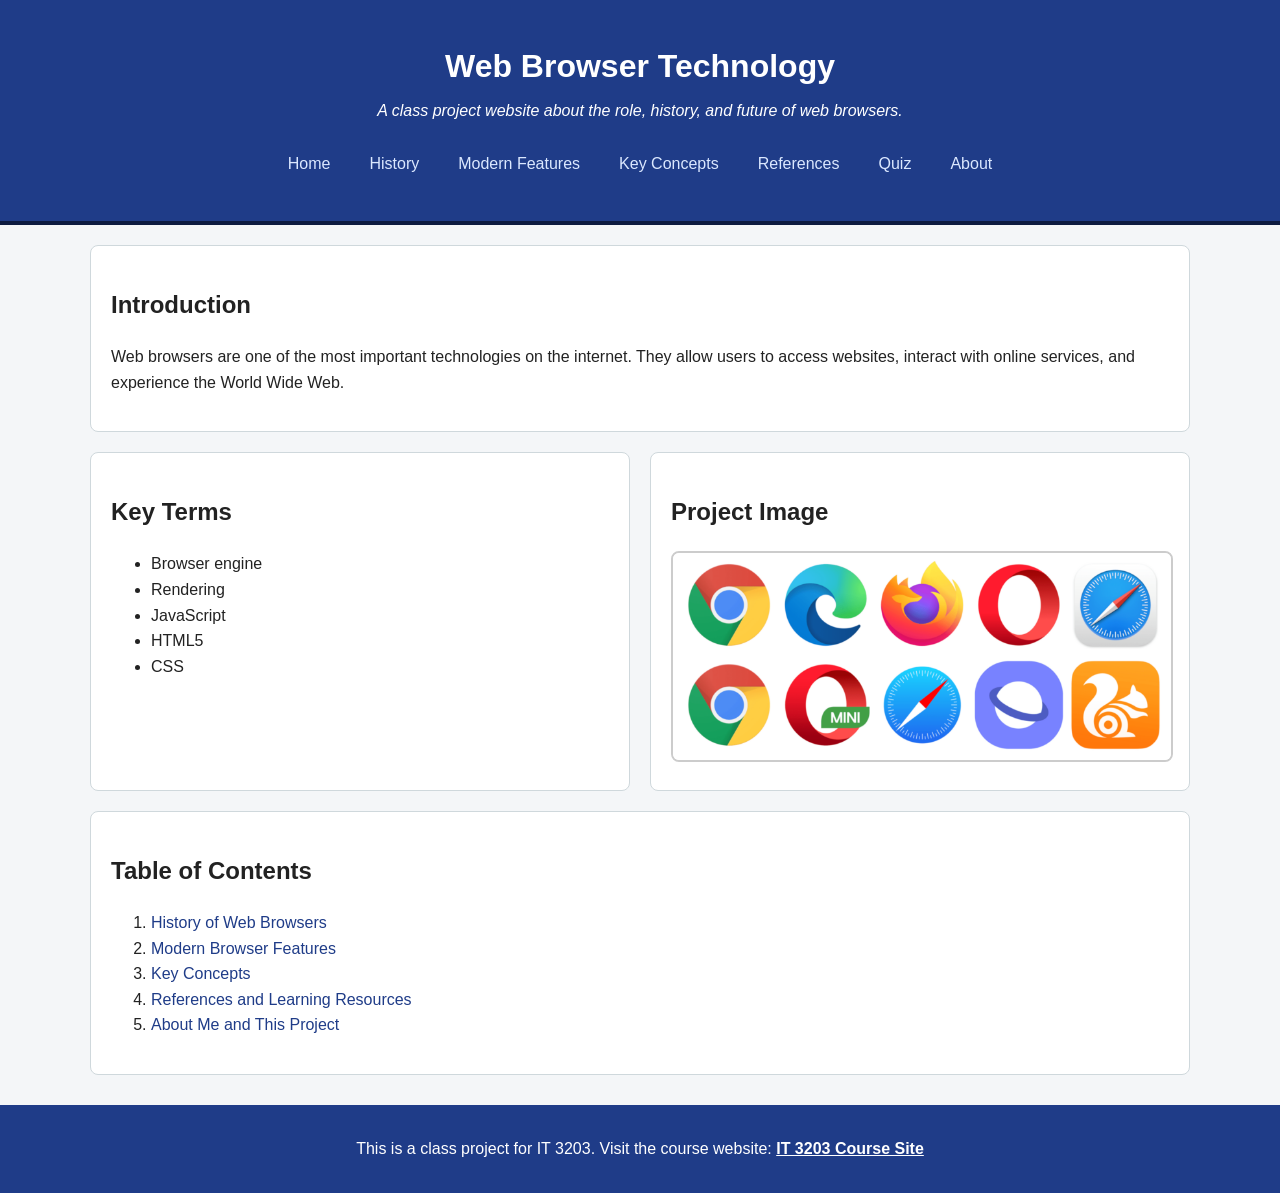
<file: index.html>
<!DOCTYPE html>
<html lang="en">
<head>
  <meta charset="UTF-8">
  <meta name="viewport" content="width=device-width, initial-scale=1.0">
  <title>Web Browser Technology - Home</title>
  <link rel="stylesheet" href="style.css">
</head>
<body>
  <header>
    <h1>Web Browser Technology</h1>
    <p class="tagline">A class project website about the role, history, and future of web browsers.</p>

    <nav>
  <ul class="menu">
    <li><a href="index.html">Home</a></li>
    <li><a href="history.html">History</a></li>
    <li><a href="features.html">Modern Features</a></li>
    <li><a href="concepts.html">Key Concepts</a></li>
    <li><a href="references.html">References</a></li>
    <li><a href="quiz.html">Quiz</a></li>
    <li><a href="about.html">About</a></li>
  </ul>
</nav>
  </header>

  <main class="container">
    <section class="card">
      <h2>Introduction</h2>
      <p>
        Web browsers are one of the most important technologies on the internet.
        They allow users to access websites, interact with online services, and
        experience the World Wide Web.
      </p>
    </section>

    <section class="hero-grid">
      <div class="card">
        <h2>Key Terms</h2>
        <ul>
          <li>Browser engine</li>
          <li>Rendering</li>
          <li>JavaScript</li>
          <li>HTML5</li>
          <li>CSS</li>
        </ul>
      </div>

      <div class="card">
        <h2>Project Image</h2>
        <img src="images/browser.jpg" alt="Logos of popular web browsers">
      </div>
    </section>

    <section class="card">
      <h2>Table of Contents</h2>
      <ol>
        <li><a href="history.html">History of Web Browsers</a></li>
        <li><a href="features.html">Modern Browser Features</a></li>
        <li><a href="concepts.html">Key Concepts</a></li>
        <li><a href="references.html">References and Learning Resources</a></li>
        <li><a href="about.html">About Me and This Project</a></li>
      </ol>
    </section>
  </main>

  <footer>
    <p>This is a class project for IT 3203. Visit the course website:
      <a href="https://ksuweb.github.io/IT3203/" target="_blank">IT 3203 Course Site</a>
    </p>
  </footer>
</body>
</html>
</file>
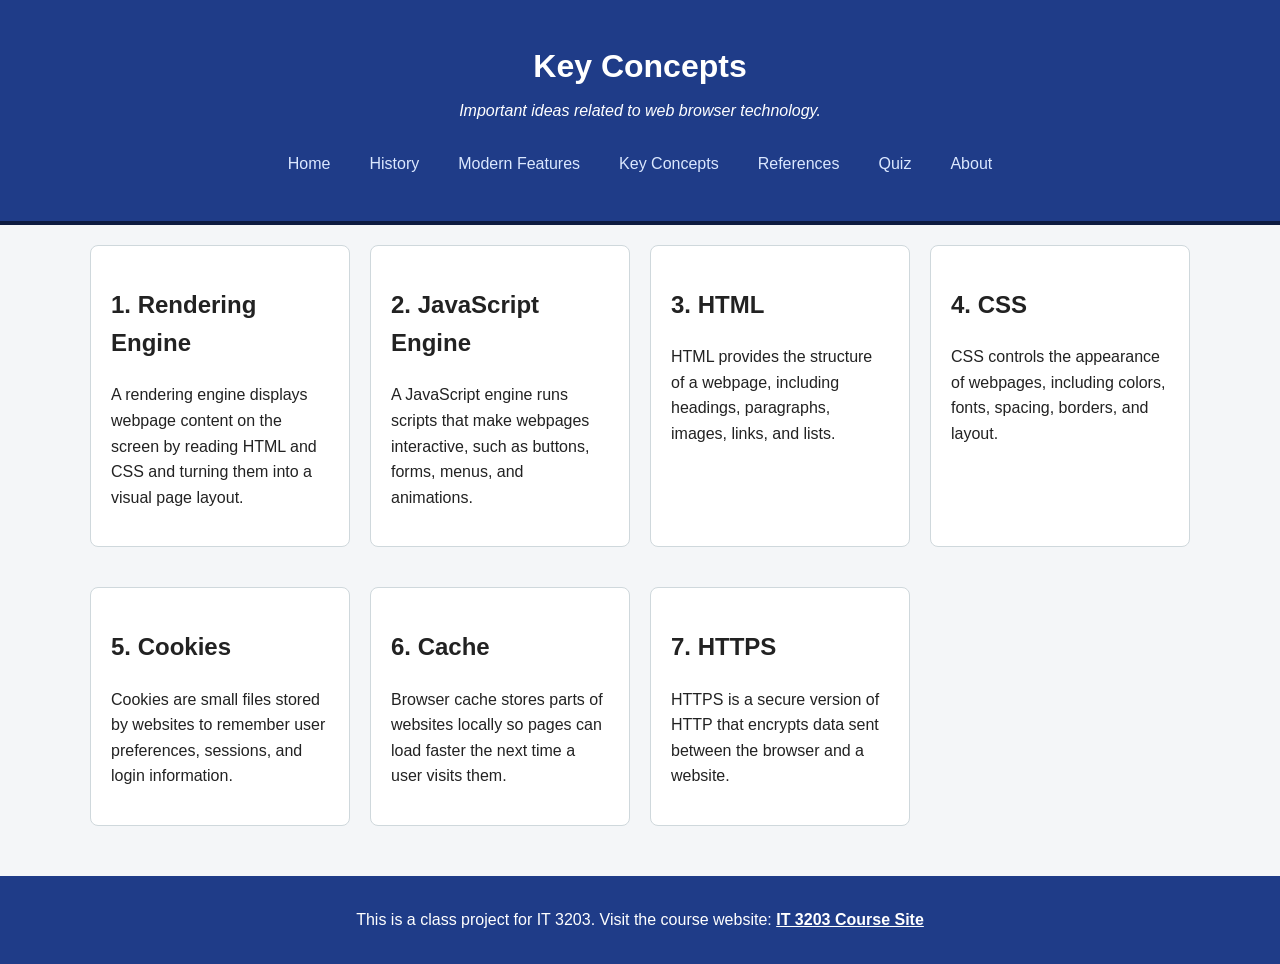
<file: about.html>
<!DOCTYPE html>
<html lang="en">
<head>
  <meta charset="UTF-8">
  <meta name="viewport" content="width=device-width, initial-scale=1.0">
  <title>Web Browser Technology - Key Concepts</title>
  <link rel="stylesheet" href="style.css">
</head>
<body>
  <header>
    <h1>Key Concepts</h1>
    <p class="tagline">Important ideas related to web browser technology.</p>

    <nav>
  <ul class="menu">
    <li><a href="index.html">Home</a></li>
    <li><a href="history.html">History</a></li>
    <li><a href="features.html">Modern Features</a></li>
    <li><a href="concepts.html">Key Concepts</a></li>
    <li><a href="references.html">References</a></li>
    <li><a href="quiz.html">Quiz</a></li>
    <li><a href="about.html">About</a></li>
  </ul>
</nav>
  </header>

  <main class="container">
    <section class="concept-grid">
      <article class="card">
        <h2>1. Rendering Engine</h2>
        <p>
          A rendering engine displays webpage content on the screen by reading HTML
          and CSS and turning them into a visual page layout.
        </p>
      </article>

      <article class="card">
        <h2>2. JavaScript Engine</h2>
        <p>
          A JavaScript engine runs scripts that make webpages interactive, such as
          buttons, forms, menus, and animations.
        </p>
      </article>

      <article class="card">
        <h2>3. HTML</h2>
        <p>
          HTML provides the structure of a webpage, including headings, paragraphs,
          images, links, and lists.
        </p>
      </article>

      <article class="card">
        <h2>4. CSS</h2>
        <p>
          CSS controls the appearance of webpages, including colors, fonts, spacing,
          borders, and layout.
        </p>
      </article>

      <article class="card">
        <h2>5. Cookies</h2>
        <p>
          Cookies are small files stored by websites to remember user preferences,
          sessions, and login information.
        </p>
      </article>

      <article class="card">
        <h2>6. Cache</h2>
        <p>
          Browser cache stores parts of websites locally so pages can load faster
          the next time a user visits them.
        </p>
      </article>

      <article class="card">
        <h2>7. HTTPS</h2>
        <p>
          HTTPS is a secure version of HTTP that encrypts data sent between the
          browser and a website.
        </p>
      </article>
    </section>
  </main>

  <footer>
    <p>This is a class project for IT 3203. Visit the course website:
      <a href="https://ksuweb.github.io/IT3203/" target="_blank">IT 3203 Course Site</a>
    </p>
  </footer>
</body>
</html>
</file>
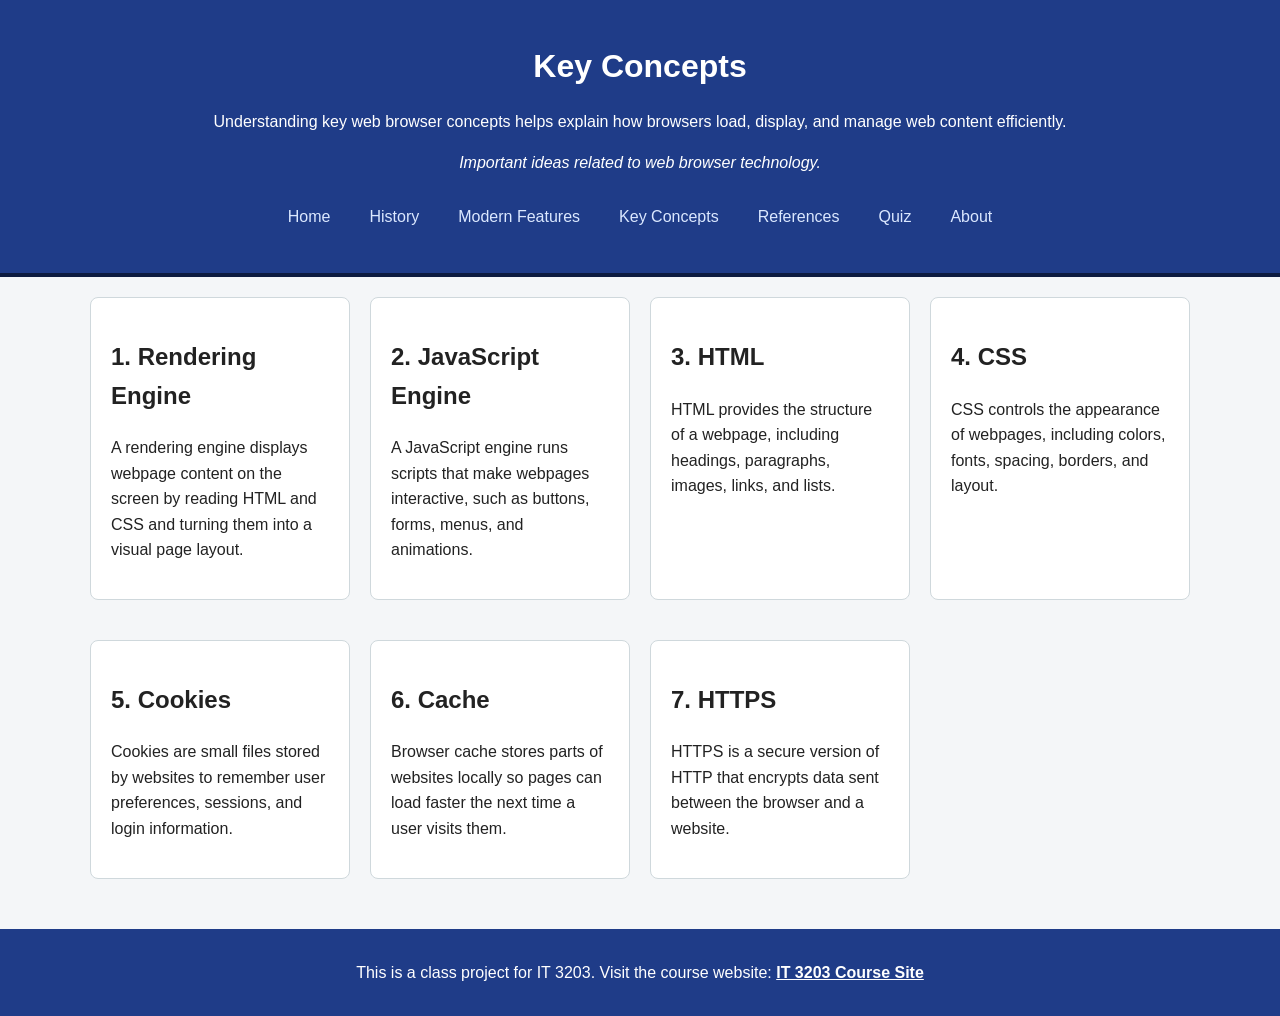
<file: concepts.html>
<!DOCTYPE html>
<html lang="en">
<head>
  <meta charset="UTF-8">
  <meta name="viewport" content="width=device-width, initial-scale=1.0">
  <title>Web Browser Technology - Key Concepts</title>
  <link rel="stylesheet" href="style.css">
</head>
<body>
  <header>
    <h1>Key Concepts</h1>
    
<p>
  Understanding key web browser concepts helps explain how browsers load, display, and manage web content efficiently.
</p>

<p class="tagline">Important ideas related to web browser technology.</p>

    <nav>
  <ul class="menu">
    <li><a href="index.html">Home</a></li>
    <li><a href="history.html">History</a></li>
    <li><a href="features.html">Modern Features</a></li>
    <li><a href="concepts.html">Key Concepts</a></li>
    <li><a href="references.html">References</a></li>
    <li><a href="quiz.html">Quiz</a></li>
    <li><a href="about.html">About</a></li>
  </ul>
</nav>
  </header>

  <main class="container">
    <section class="concept-grid">
      <article class="card">
        <h2>1. Rendering Engine</h2>
        <p>
          A rendering engine displays webpage content on the screen by reading HTML
          and CSS and turning them into a visual page layout.
        </p>
      </article>

      <article class="card">
        <h2>2. JavaScript Engine</h2>
        <p>
          A JavaScript engine runs scripts that make webpages interactive, such as
          buttons, forms, menus, and animations.
        </p>
      </article>

      <article class="card">
        <h2>3. HTML</h2>
        <p>
          HTML provides the structure of a webpage, including headings, paragraphs,
          images, links, and lists.
        </p>
      </article>

      <article class="card">
        <h2>4. CSS</h2>
        <p>
          CSS controls the appearance of webpages, including colors, fonts, spacing,
          borders, and layout.
        </p>
      </article>

      <article class="card">
        <h2>5. Cookies</h2>
        <p>
          Cookies are small files stored by websites to remember user preferences,
          sessions, and login information.
        </p>
      </article>

      <article class="card">
        <h2>6. Cache</h2>
        <p>
          Browser cache stores parts of websites locally so pages can load faster
          the next time a user visits them.
        </p>
      </article>

      <article class="card">
        <h2>7. HTTPS</h2>
        <p>
          HTTPS is a secure version of HTTP that encrypts data sent between the
          browser and a website.
        </p>
      </article>
    </section>
  </main>

  <footer>
    <p>This is a class project for IT 3203. Visit the course website:
      <a href="https://ksuweb.github.io/IT3203/" target="_blank">IT 3203 Course Site</a>
    </p>
  </footer>
</body>
</html>
</file>
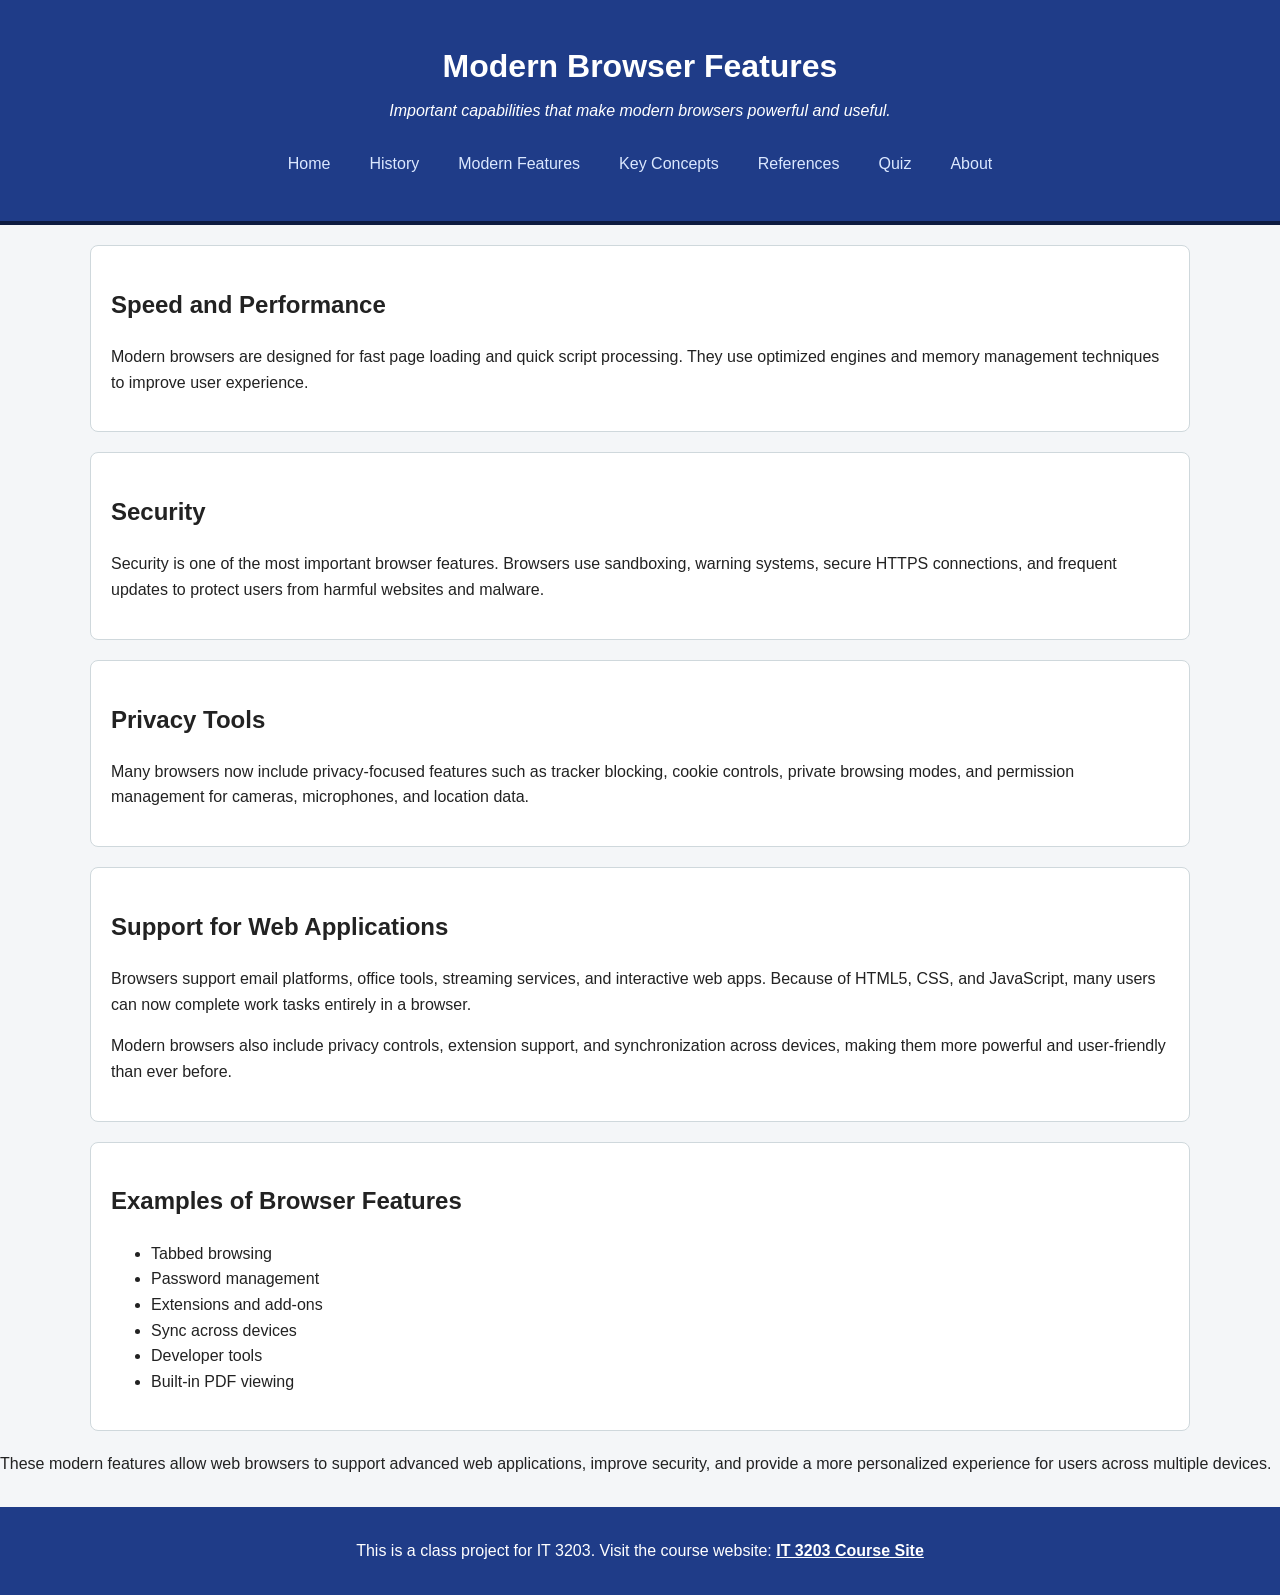
<file: features.html>
<!DOCTYPE html>
<html lang="en">
<head>
  <meta charset="UTF-8">
  <meta name="viewport" content="width=device-width, initial-scale=1.0">
  <title>Web Browser Technology - Modern Features</title>
  <link rel="stylesheet" href="style.css">
</head>
<body>
  <header>
    <h1>Modern Browser Features</h1>
    <p class="tagline">Important capabilities that make modern browsers powerful and useful.</p>

    <nav>
  <ul class="menu">
    <li><a href="index.html">Home</a></li>
    <li><a href="history.html">History</a></li>
    <li><a href="features.html">Modern Features</a></li>
    <li><a href="concepts.html">Key Concepts</a></li>
    <li><a href="references.html">References</a></li>
    <li><a href="quiz.html">Quiz</a></li>
    <li><a href="about.html">About</a></li>
  </ul>
</nav>
  </header>

  <main class="container">
    <section class="card">
      <h2>Speed and Performance</h2>
      <p>
        Modern browsers are designed for fast page loading and quick script
        processing. They use optimized engines and memory management techniques
        to improve user experience.
      </p>
    </section>

    <section class="card">
      <h2>Security</h2>
      <p>
        Security is one of the most important browser features. Browsers use
        sandboxing, warning systems, secure HTTPS connections, and frequent
        updates to protect users from harmful websites and malware.
      </p>
    </section>

    <section class="card">
      <h2>Privacy Tools</h2>
      <p>
        Many browsers now include privacy-focused features such as tracker blocking,
        cookie controls, private browsing modes, and permission management for
        cameras, microphones, and location data.
      </p>
    </section>

    <section class="card">
      <h2>Support for Web Applications</h2>
      <p>
        Browsers support email platforms, office tools, streaming services, and
        interactive web apps. Because of HTML5, CSS, and JavaScript, many users
        can now complete work tasks entirely in a browser.
      </p>

<p>
  Modern browsers also include privacy controls, extension support, and
  synchronization across devices, making them more powerful and user-friendly
  than ever before.
</p>
    </section>

    <section class="card">
      <h2>Examples of Browser Features</h2>
      <ul>
        <li>Tabbed browsing</li>
        <li>Password management</li>
        <li>Extensions and add-ons</li>
        <li>Sync across devices</li>
        <li>Developer tools</li>
        <li>Built-in PDF viewing</li>
      </ul>
    </section>
  </main>

<p>
  These modern features allow web browsers to support advanced web applications, improve security, and provide a more personalized experience for users across multiple devices.
</p>

  <footer>
    <p>This is a class project for IT 3203. Visit the course website:
      <a href="https://ksuweb.github.io/IT3203/" target="_blank">IT 3203 Course Site</a>
    </p>
  </footer>
</body>
</html>
</file>
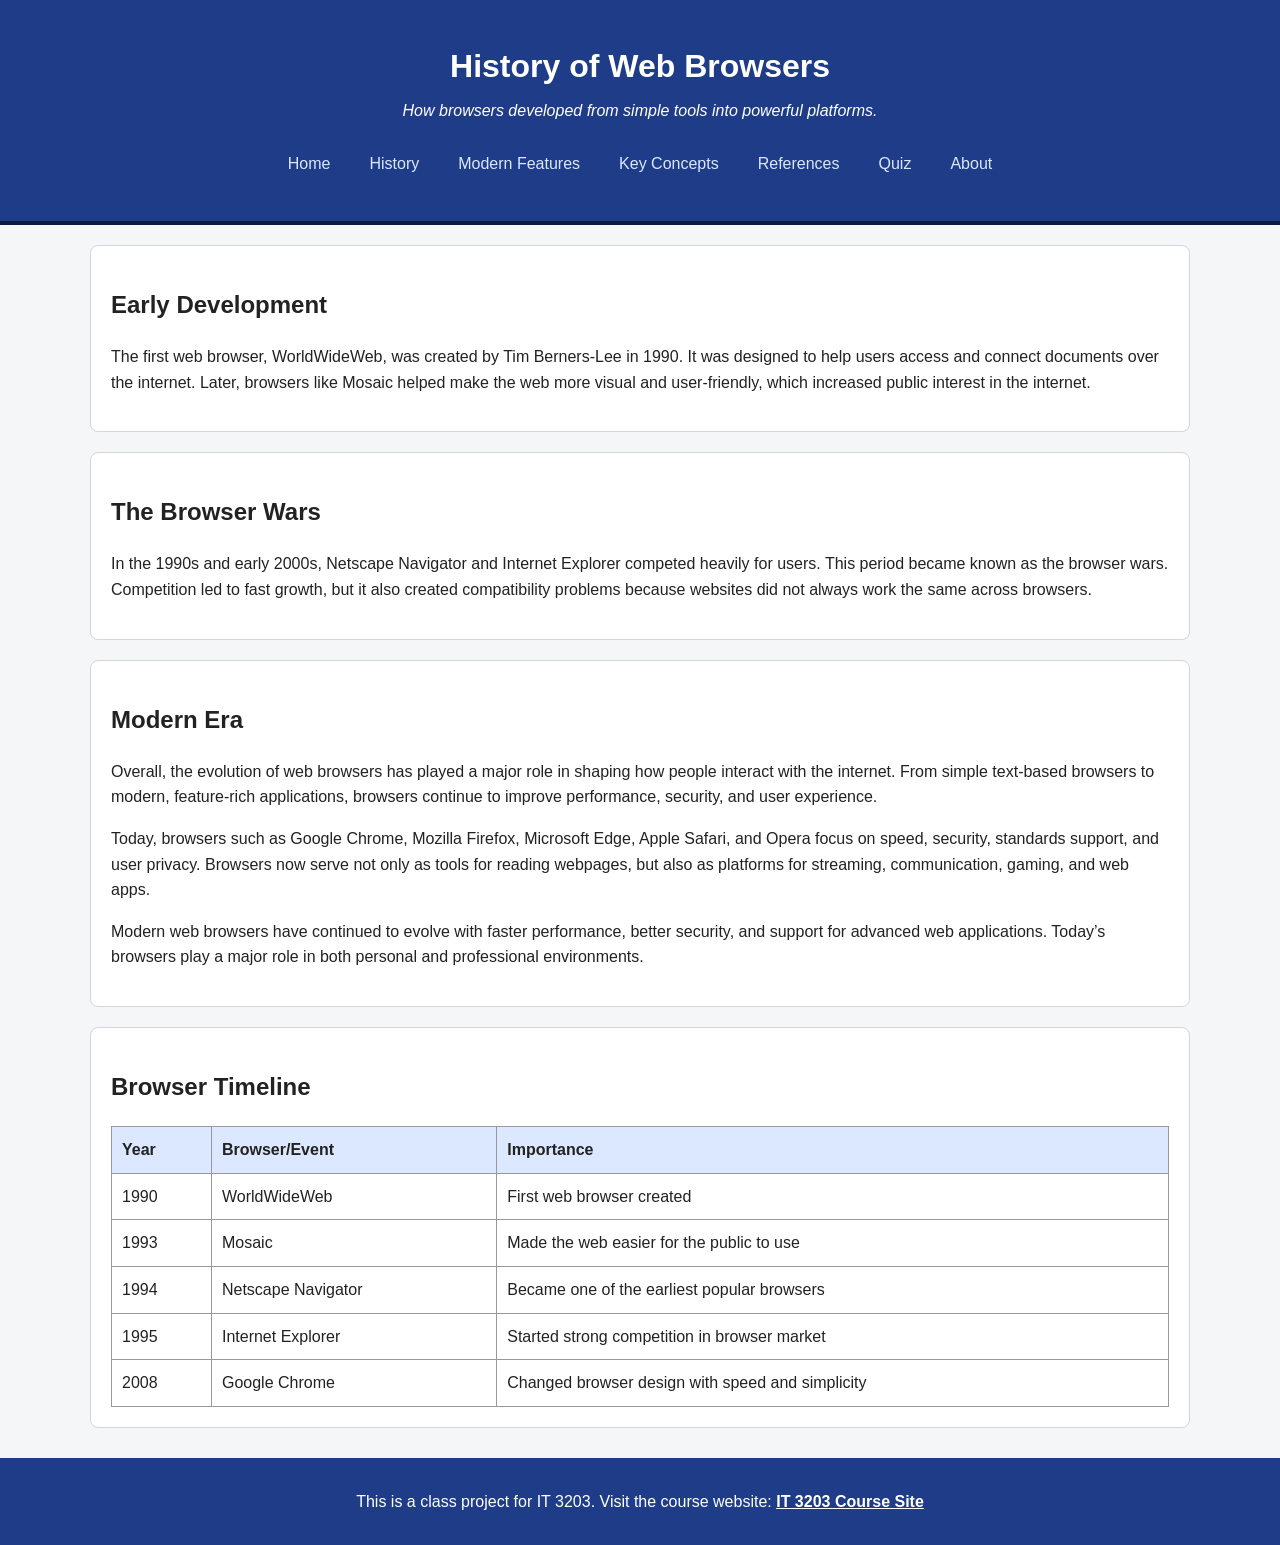
<file: history.html>
<!DOCTYPE html>
<html lang="en">
<head>
  <meta charset="UTF-8">
  <meta name="viewport" content="width=device-width, initial-scale=1.0">
  <title>Web Browser Technology - History</title>
  <link rel="stylesheet" href="style.css">
</head>
<body>
  <header>
    <h1>History of Web Browsers</h1>
    <p class="tagline">How browsers developed from simple tools into powerful platforms.</p>

    <nav>
  <ul class="menu">
    <li><a href="index.html">Home</a></li>
    <li><a href="history.html">History</a></li>
    <li><a href="features.html">Modern Features</a></li>
    <li><a href="concepts.html">Key Concepts</a></li>
    <li><a href="references.html">References</a></li>
    <li><a href="quiz.html">Quiz</a></li>
    <li><a href="about.html">About</a></li>
  </ul>
</nav>
  </header>

  <main class="container">
    <section class="card">
      <h2>Early Development</h2>
      <p>
        The first web browser, WorldWideWeb, was created by Tim Berners-Lee in 1990.
        It was designed to help users access and connect documents over the internet.
        Later, browsers like Mosaic helped make the web more visual and user-friendly,
        which increased public interest in the internet.
      </p>
    </section>

    <section class="card">
      <h2>The Browser Wars</h2>
      <p>
        In the 1990s and early 2000s, Netscape Navigator and Internet Explorer
        competed heavily for users. This period became known as the browser wars.
        Competition led to fast growth, but it also created compatibility problems
        because websites did not always work the same across browsers.
      </p>
    </section>

    <section class="card">
      <h2>Modern Era</h2>
      
<p>
  Overall, the evolution of web browsers has played a major role in shaping how people interact with the internet. From simple text-based browsers to modern, feature-rich applications, browsers continue to improve performance, security, and user experience.
</p>


<p>
        Today, browsers such as Google Chrome, Mozilla Firefox, Microsoft Edge,
        Apple Safari, and Opera focus on speed, security, standards support, and
        user privacy. Browsers now serve not only as tools for reading webpages,
        but also as platforms for streaming, communication, gaming, and web apps.
      </p>
	
	<p>
  Modern web browsers have continued to evolve with faster performance,
  better security, and support for advanced web applications. Today’s browsers
  play a major role in both personal and professional environments.
</p>


    </section>

    <section class="card">
      <h2>Browser Timeline</h2>
      <table>
        <thead>
          <tr>
            <th>Year</th>
            <th>Browser/Event</th>
            <th>Importance</th>
          </tr>
        </thead>
        <tbody>
          <tr>
            <td>1990</td>
            <td>WorldWideWeb</td>
            <td>First web browser created</td>
          </tr>
          <tr>
            <td>1993</td>
            <td>Mosaic</td>
            <td>Made the web easier for the public to use</td>
          </tr>
          <tr>
            <td>1994</td>
            <td>Netscape Navigator</td>
            <td>Became one of the earliest popular browsers</td>
          </tr>
          <tr>
            <td>1995</td>
            <td>Internet Explorer</td>
            <td>Started strong competition in browser market</td>
          </tr>
          <tr>
            <td>2008</td>
            <td>Google Chrome</td>
            <td>Changed browser design with speed and simplicity</td>
          </tr>
        </tbody>
      </table>
    </section>
  </main>

  <footer>
    <p>This is a class project for IT 3203. Visit the course website:
      <a href="https://ksuweb.github.io/IT3203/" target="_blank">IT 3203 Course Site</a>
    </p>
  </footer>
</body>
</html>
</file>
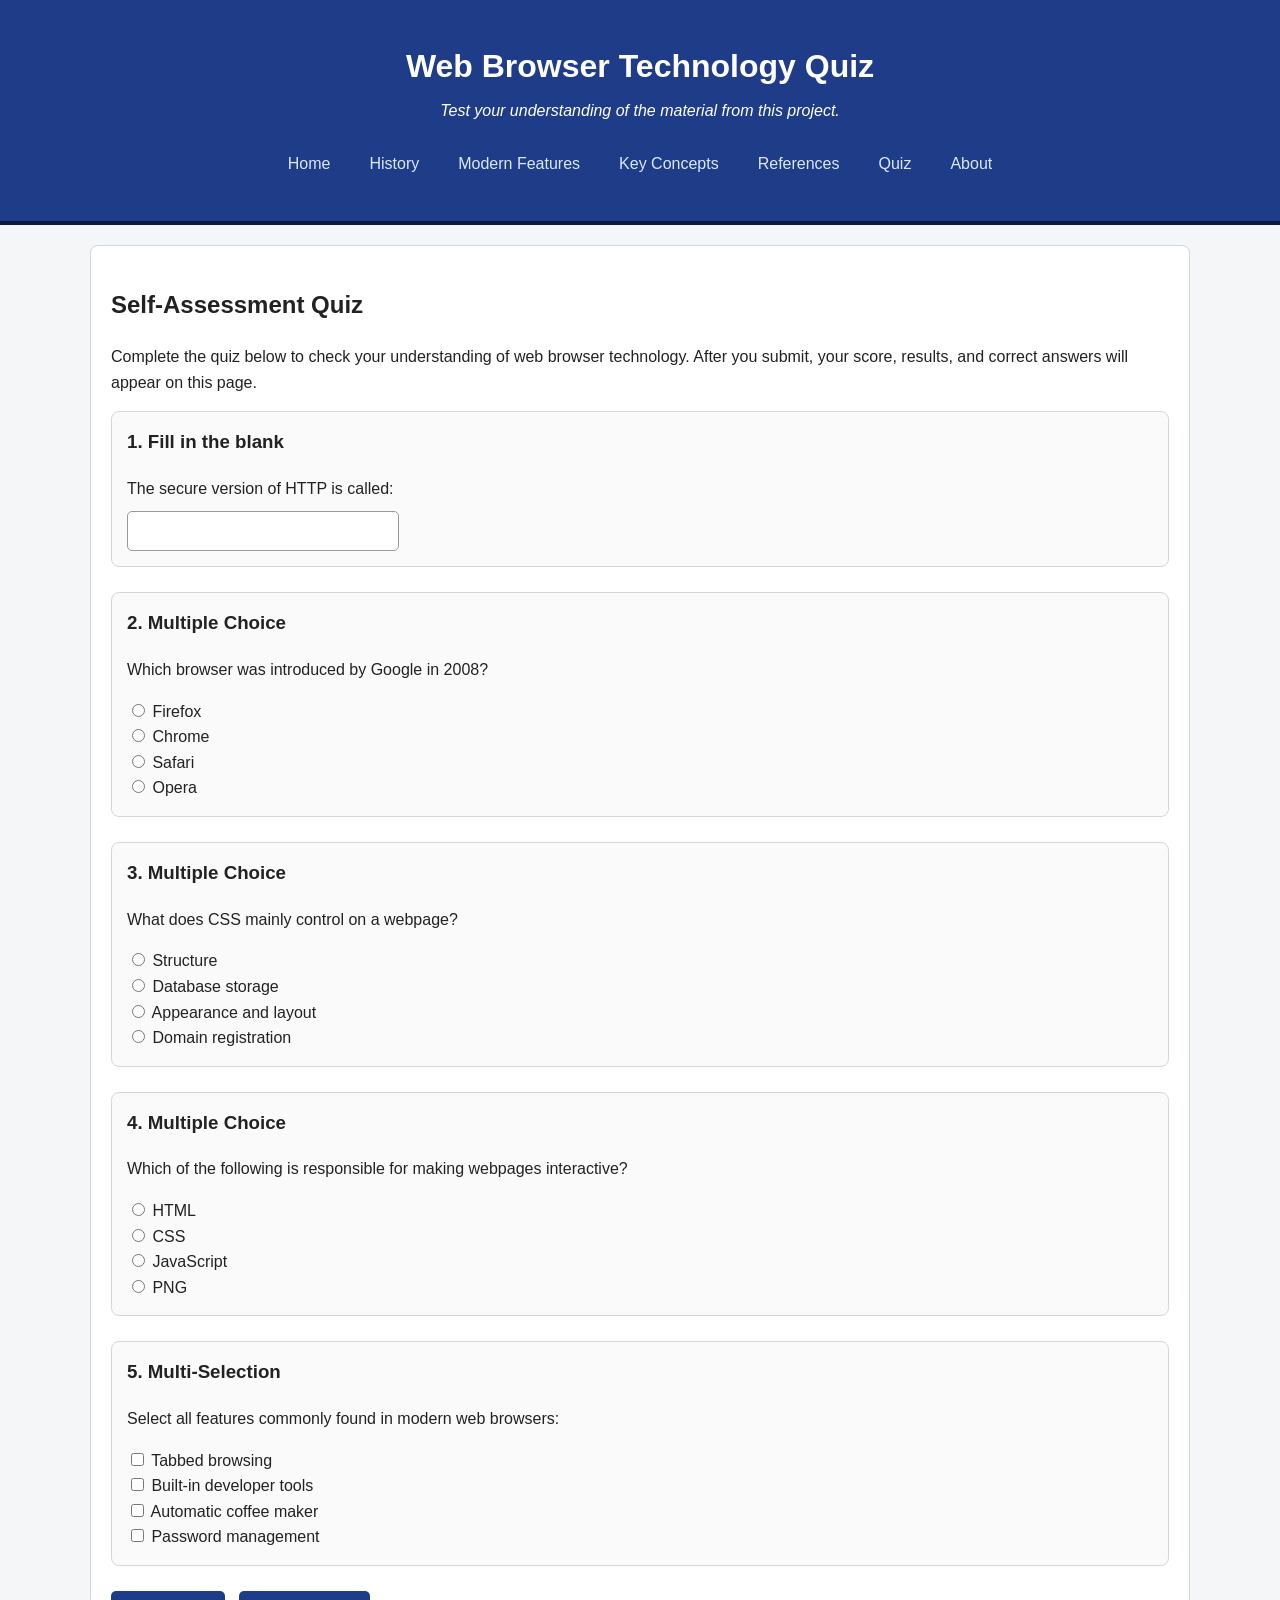
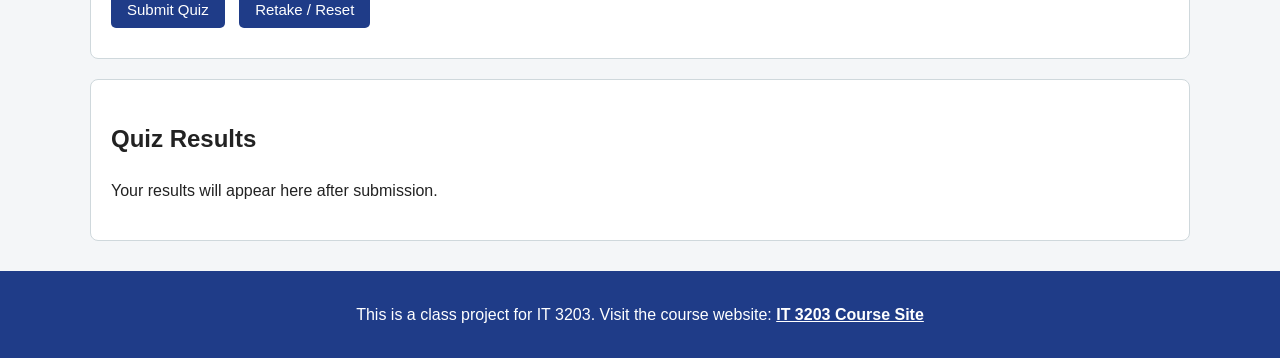
<file: quiz.html>
<!DOCTYPE html>
<html lang="en">
<head>
  <meta charset="UTF-8">
  <meta name="viewport" content="width=device-width, initial-scale=1.0">
  <title>Web Browser Technology - Quiz</title>
  <link rel="stylesheet" href="style.css">
</head>
<body>
  <header>
    <h1>Web Browser Technology Quiz</h1>
    <p class="tagline">Test your understanding of the material from this project.</p>

    <nav>
      <ul class="menu">
        <li><a href="index.html">Home</a></li>
        <li><a href="history.html">History</a></li>
        <li><a href="features.html">Modern Features</a></li>
        <li><a href="concepts.html">Key Concepts</a></li>
        <li><a href="references.html">References</a></li>
        <li><a href="quiz.html">Quiz</a></li>
        <li><a href="about.html">About</a></li>
      </ul>
    </nav>
  </header>

  <main class="container">
    <section class="card">
      <h2>Self-Assessment Quiz</h2>
      <p>
        Complete the quiz below to check your understanding of web browser technology.
        After you submit, your score, results, and correct answers will appear on this page.
      </p>

      <!-- Quiz form -->
      <form id="quizForm">
        <!-- Fill in the blank question -->
        <div class="quiz-question">
          <h3>1. Fill in the blank</h3>
          <label for="q1">The secure version of HTTP is called:</label><br>
          <input type="text" id="q1" name="q1" class="text-input">
        </div>

        <!-- Multiple choice question 1 -->
        <div class="quiz-question">
          <h3>2. Multiple Choice</h3>
          <p>Which browser was introduced by Google in 2008?</p>
          <label><input type="radio" name="q2" value="A"> Firefox</label><br>
          <label><input type="radio" name="q2" value="B"> Chrome</label><br>
          <label><input type="radio" name="q2" value="C"> Safari</label><br>
          <label><input type="radio" name="q2" value="D"> Opera</label>
        </div>

        <!-- Multiple choice question 2 -->
        <div class="quiz-question">
          <h3>3. Multiple Choice</h3>
          <p>What does CSS mainly control on a webpage?</p>
          <label><input type="radio" name="q3" value="A"> Structure</label><br>
          <label><input type="radio" name="q3" value="B"> Database storage</label><br>
          <label><input type="radio" name="q3" value="C"> Appearance and layout</label><br>
          <label><input type="radio" name="q3" value="D"> Domain registration</label>
        </div>

        <!-- Multiple choice question 3 -->
        <div class="quiz-question">
          <h3>4. Multiple Choice</h3>
          <p>Which of the following is responsible for making webpages interactive?</p>
          <label><input type="radio" name="q4" value="A"> HTML</label><br>
          <label><input type="radio" name="q4" value="B"> CSS</label><br>
          <label><input type="radio" name="q4" value="C"> JavaScript</label><br>
          <label><input type="radio" name="q4" value="D"> PNG</label>
        </div>

        <!-- Multi-selection question -->
        <div class="quiz-question">
          <h3>5. Multi-Selection</h3>
          <p>Select all features commonly found in modern web browsers:</p>
          <label><input type="checkbox" name="q5" value="A"> Tabbed browsing</label><br>
          <label><input type="checkbox" name="q5" value="B"> Built-in developer tools</label><br>
          <label><input type="checkbox" name="q5" value="C"> Automatic coffee maker</label><br>
          <label><input type="checkbox" name="q5" value="D"> Password management</label>
        </div>

        <div class="quiz-buttons">
          <button type="button" onclick="gradeQuiz()">Submit Quiz</button>
          <button type="reset" onclick="resetQuiz()">Retake / Reset</button>
        </div>
      </form>
    </section>

    <section class="card" id="results">
      <h2>Quiz Results</h2>
      <p>Your results will appear here after submission.</p>
    </section>
  </main>

  <footer>
    <p>This is a class project for IT 3203. Visit the course website:
      <a href="https://ksuweb.github.io/IT3203/" target="_blank">IT 3203 Course Site</a>
    </p>
  </footer>

  <script src="script.js"></script>
</body>
</html>
</file>
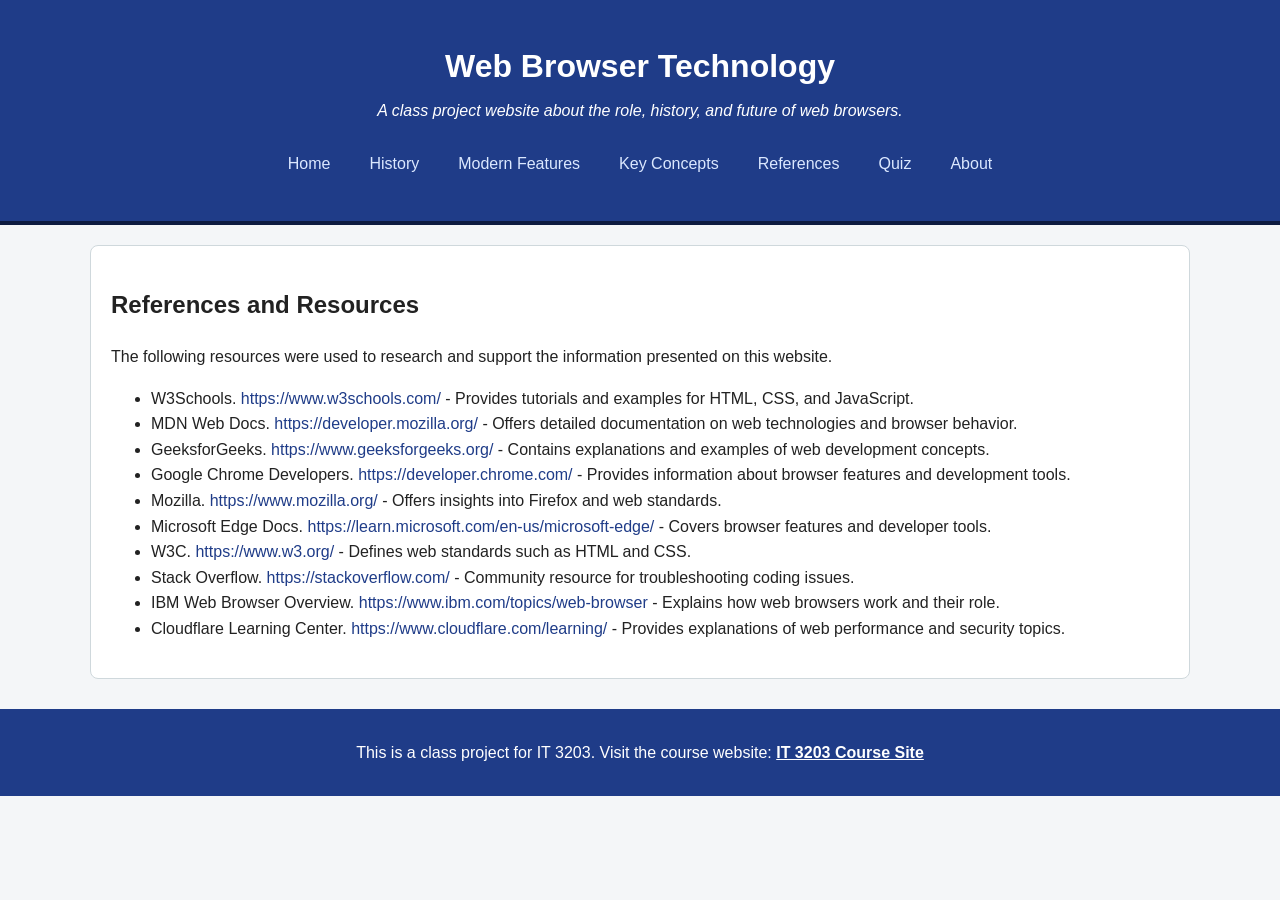
<file: references.html>
<!DOCTYPE html>
<html lang="en">
<head>
  <meta charset="UTF-8">
  <meta name="viewport" content="width=device-width, initial-scale=1.0">
  <title>References - Web Browser Technology</title>
  <link rel="stylesheet" href="style.css">
</head>

<body>

<header>
  <h1>Web Browser Technology</h1>
  <p class="tagline">A class project website about the role, history, and future of web browsers.</p>

  <nav>
    <ul class="menu">
      <li><a href="index.html">Home</a></li>
      <li><a href="history.html">History</a></li>
      <li><a href="features.html">Modern Features</a></li>
      <li><a href="concepts.html">Key Concepts</a></li>
      <li><a href="references.html">References</a></li>
      <li><a href="quiz.html">Quiz</a></li>
      <li><a href="about.html">About</a></li>
    </ul>
  </nav>
</header>

<main class="container">
  <section class="card">

    <h2>References and Resources</h2>

    <p>
      The following resources were used to research and support the information presented on this website.
    </p>

    <ul>
      <li>W3Schools. <a href="https://www.w3schools.com/" target="_blank">https://www.w3schools.com/</a> - Provides tutorials and examples for HTML, CSS, and JavaScript.</li>

      <li>MDN Web Docs. <a href="https://developer.mozilla.org/" target="_blank">https://developer.mozilla.org/</a> - Offers detailed documentation on web technologies and browser behavior.</li>

      <li>GeeksforGeeks. <a href="https://www.geeksforgeeks.org/" target="_blank">https://www.geeksforgeeks.org/</a> - Contains explanations and examples of web development concepts.</li>

      <li>Google Chrome Developers. <a href="https://developer.chrome.com/" target="_blank">https://developer.chrome.com/</a> - Provides information about browser features and development tools.</li>

      <li>Mozilla. <a href="https://www.mozilla.org/" target="_blank">https://www.mozilla.org/</a> - Offers insights into Firefox and web standards.</li>

      <li>Microsoft Edge Docs. <a href="https://learn.microsoft.com/en-us/microsoft-edge/" target="_blank">https://learn.microsoft.com/en-us/microsoft-edge/</a> - Covers browser features and developer tools.</li>

      <li>W3C. <a href="https://www.w3.org/" target="_blank">https://www.w3.org/</a> - Defines web standards such as HTML and CSS.</li>

      <li>Stack Overflow. <a href="https://stackoverflow.com/" target="_blank">https://stackoverflow.com/</a> - Community resource for troubleshooting coding issues.</li>

      <li>IBM Web Browser Overview. <a href="https://www.ibm.com/topics/web-browser" target="_blank">https://www.ibm.com/topics/web-browser</a> - Explains how web browsers work and their role.</li>

      <li>Cloudflare Learning Center. <a href="https://www.cloudflare.com/learning/" target="_blank">https://www.cloudflare.com/learning/</a> - Provides explanations of web performance and security topics.</li>
    </ul>

  </section>
</main>

<footer>
  <p>This is a class project for IT 3203. Visit the course website:
    <a href="https://ksuweb.github.io/IT3203/" target="_blank">IT 3203 Course Site</a>
  </p>
</footer>

</body>
</html>
</file>
<file: style.css>
/* General page styling */
body {
  margin: 0;
  font-family: Arial, Helvetica, sans-serif;
  background-color: #f4f6f8;
  color: #222;
  line-height: 1.6;
}

/* Header */
header {
  background-color: #1f3c88;
  color: white;
  padding: 20px;
  text-align: center;
  border-bottom: 4px solid #0d1b40;
}

header h1 {
  margin-bottom: 5px;
}

.tagline {
  font-style: italic;
  margin-top: 5px;
}

/* Navigation menu */
.menu {
  list-style: none;
  display: flex;
  justify-content: center;
  gap: 15px;
  padding: 0;
  margin-top: 20px;
  flex-wrap: wrap;
}

.menu li {
  display: inline;
}

/* Content links */
main a,
.container a,
.card a,
ol a,
ul a {
  color: #1f3c88 !important;
  text-decoration: none;
}

main a:hover,
.container a:hover,
.card a:hover,
ol a:hover,
ul a:hover {
  text-decoration: underline;
}

/* Header menu links */
.menu a {
  color: #dbe8ff !important;
  padding: 8px 12px;
  border-radius: 5px;
  display: inline-block;
}

.menu a:hover {
  background-color: #ffffff;
  color: #1f3c88 !important;
  text-decoration: none;
}

/* Main container */
.container {
  width: 90%;
  max-width: 1100px;
  margin: 20px auto;
}

/* Card layout */
.card {
  background-color: white;
  margin-bottom: 20px;
  padding: 20px;
  border: 1px solid #cfd8dc;
  border-radius: 8px;
}

/* Grid layout */
.hero-grid {
  display: grid;
  grid-template-columns: 1fr 1fr;
  gap: 20px;
}

/* Concepts grid */
.concept-grid {
  display: grid;
  grid-template-columns: repeat(auto-fit, minmax(220px, 1fr));
  gap: 20px;
}

/* Images */
img {
  max-width: 100%;
  height: auto;
  border: 2px solid #ccc;
  border-radius: 8px;
}

/* Tables */
table {
  width: 100%;
  border-collapse: collapse;
  margin-top: 15px;
}

th,
td {
  border: 1px solid #999;
  padding: 10px;
  text-align: left;
}

th {
  background-color: #dbe8ff;
}

/* Quiz styling */
.quiz-question {
  margin-bottom: 25px;
  padding: 15px;
  border: 1px solid #cfd8dc;
  border-radius: 8px;
  background-color: #fafafa;
}

.quiz-question h3 {
  margin-top: 0;
}

.text-input {
  width: 250px;
  max-width: 100%;
  padding: 10px;
  margin-top: 10px;
  border: 1px solid #999;
  border-radius: 5px;
  font-size: 16px;
}

.quiz-buttons {
  margin-top: 20px;
}

.quiz-buttons button {
  background-color: #1f3c88;
  color: white;
  border: none;
  padding: 10px 16px;
  margin-right: 10px;
  margin-bottom: 10px;
  border-radius: 5px;
  cursor: pointer;
  font-size: 15px;
}

.quiz-buttons button:hover {
  background-color: #0d1b40;
}

.correct {
  color: green;
  font-weight: bold;
}

.incorrect {
  color: red;
  font-weight: bold;
}

/* Footer */
footer {
  text-align: center;
  padding: 15px;
  background-color: #1f3c88;
  color: white;
  margin-top: 30px;
}

footer a {
  color: #ffffff !important;
  font-weight: bold;
}

/* Fix Table of Contents links */
.card ol li a {
  color: #1f3c88 !important;
  font-weight: 500;
}

/* ============================
   Responsive design: tablet
   Applies to screens 768px and smaller
   ============================ */
@media (max-width: 768px) {
  header {
    padding: 15px;
  }

  header h1 {
    font-size: 1.8rem;
  }

  .tagline {
    font-size: 0.95rem;
  }

  .menu {
    flex-direction: column;
    align-items: center;
    gap: 8px;
  }

  .menu a {
    width: 180px;
    text-align: center;
    padding: 10px;
  }

  .container {
    width: 95%;
    margin: 15px auto;
  }

  .hero-grid {
    grid-template-columns: 1fr;
  }

  .concept-grid {
    grid-template-columns: 1fr;
  }

  .card {
    padding: 16px;
  }

  table {
    font-size: 0.9rem;
  }

  th,
  td {
    padding: 8px;
  }

  .quiz-buttons button {
    width: 100%;
    margin-right: 0;
  }
}

/* ============================
   Responsive design: phone
   Applies to screens 480px and smaller
   ============================ */
@media (max-width: 480px) {
  body {
    font-size: 15px;
  }

  header h1 {
    font-size: 1.5rem;
  }

  .tagline {
    font-size: 0.9rem;
  }

  .menu a {
    width: 100%;
    max-width: 260px;
    font-size: 0.95rem;
  }

  .container {
    width: 96%;
  }

  .card {
    padding: 14px;
    margin-bottom: 15px;
  }

  h2 {
    font-size: 1.25rem;
  }

  h3 {
    font-size: 1.1rem;
  }

  img {
    width: 100%;
  }

  table {
    display: block;
    overflow-x: auto;
    white-space: nowrap;
  }

  .text-input {
    width: 100%;
    box-sizing: border-box;
  }

  .quiz-question {
    padding: 12px;
  }

  .quiz-buttons button {
    width: 100%;
    padding: 12px;
    font-size: 1rem;
  }

  footer {
    font-size: 0.9rem;
    padding: 12px;
  }
}
</file>
